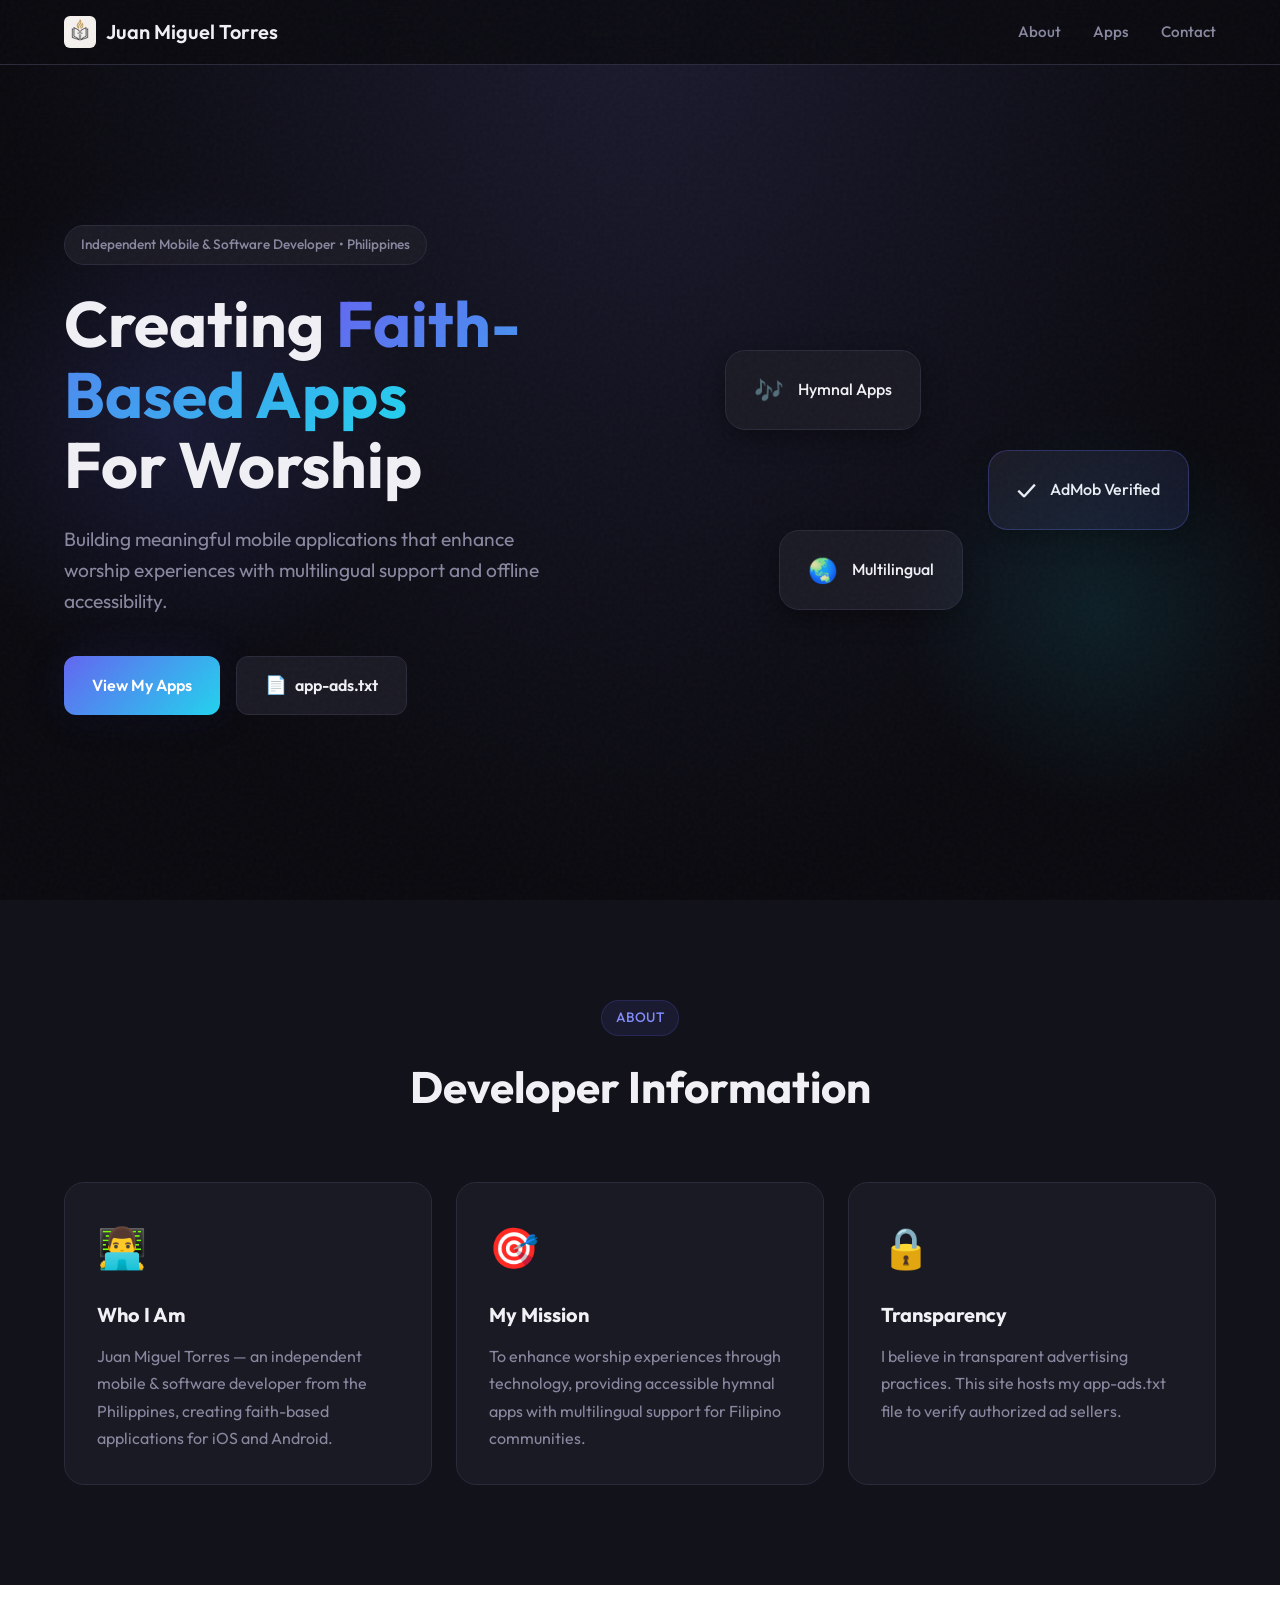
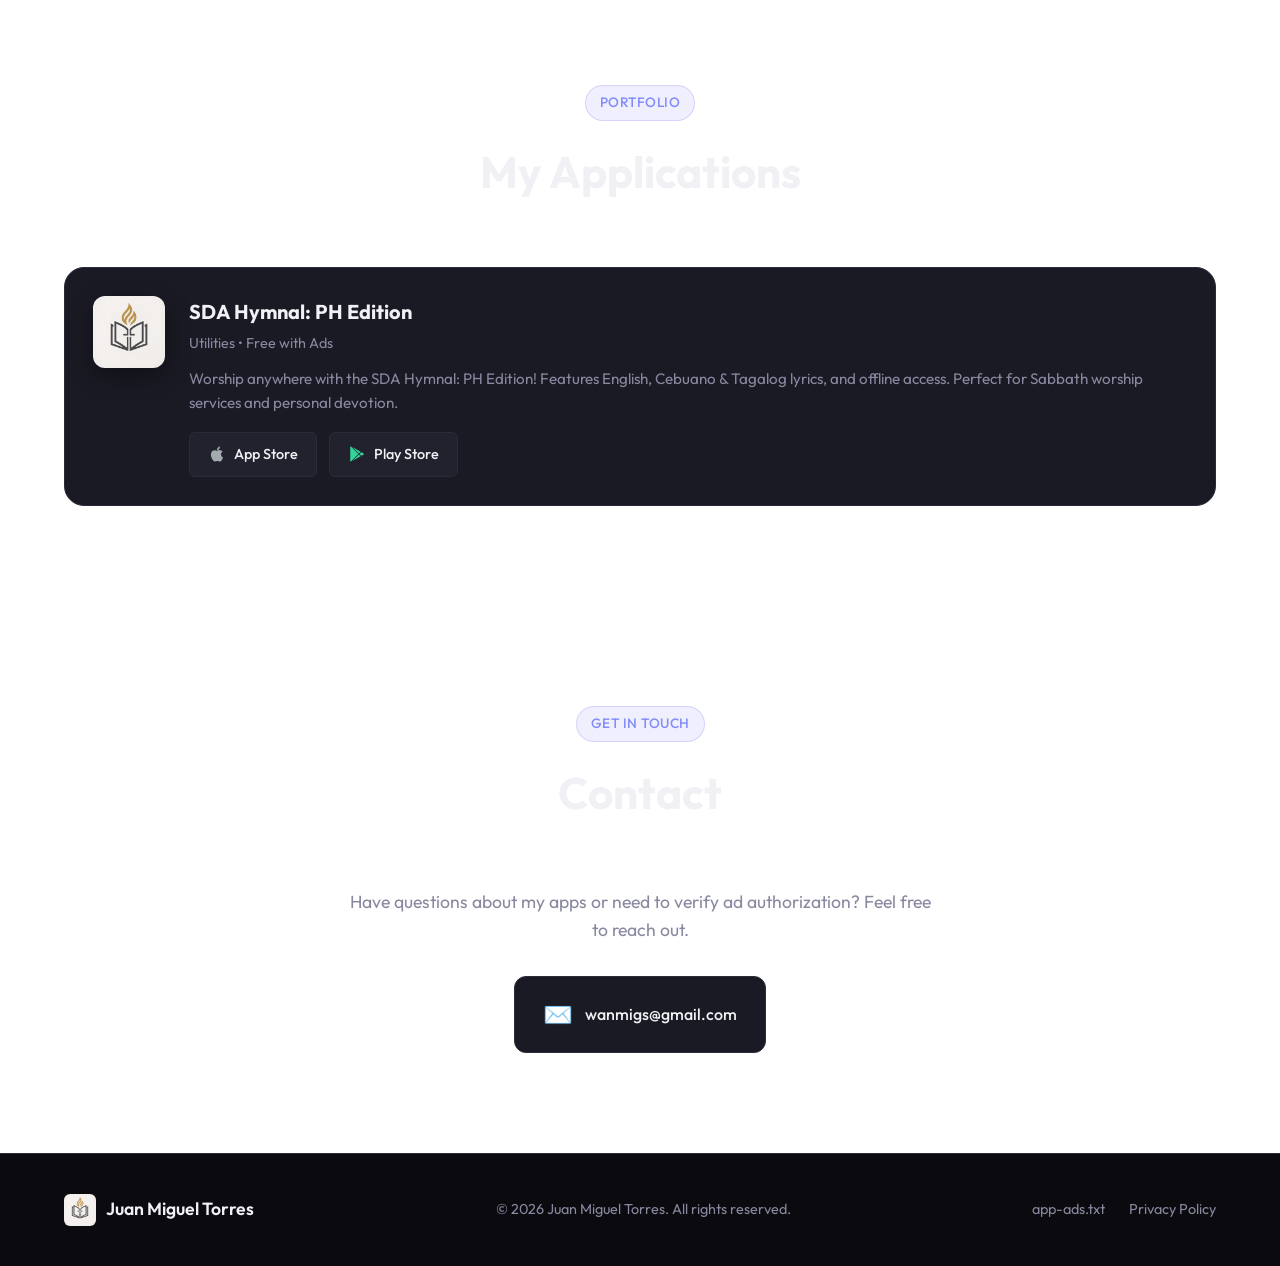
<file: index.html>
<!DOCTYPE html>
<html lang="en">
  <head>
    <meta charset="UTF-8" />
    <meta name="viewport" content="width=device-width, initial-scale=1.0" />
    <title>Juan Miguel Torres | App Developer</title>
    <link rel="icon" type="image/png" href="favicon.png" />
    <link rel="apple-touch-icon" href="adaptive-icon.png" />
    <link rel="preconnect" href="https://fonts.googleapis.com" />
    <link rel="preconnect" href="https://fonts.gstatic.com" crossorigin />
    <link
      href="https://fonts.googleapis.com/css2?family=JetBrains+Mono:wght@400;500;600&family=Outfit:wght@300;400;500;600;700&display=swap"
      rel="stylesheet"
    />
    <link rel="stylesheet" href="styles.css" />
  </head>
  <body>
    <div class="grain-overlay"></div>

    <nav class="navbar">
      <div class="nav-container">
        <a href="#" class="logo">
          <img src="favicon.png" alt="Logo" class="logo-img" />
          <span class="logo-text">Juan Miguel Torres</span>
        </a>
        <ul class="nav-links">
          <li><a href="#about">About</a></li>
          <li><a href="#apps">Apps</a></li>
          <li><a href="#contact">Contact</a></li>
        </ul>
      </div>
    </nav>

    <header class="hero">
      <div class="hero-content">
        <div class="hero-badge">
          Independent Mobile & Software Developer • Philippines
        </div>
        <h1 class="hero-title">
          Creating <span class="gradient-text">Faith-Based Apps</span> <br />For
          Worship
        </h1>
        <p class="hero-subtitle">
          Building meaningful mobile applications that enhance worship
          experiences with multilingual support and offline accessibility.
        </p>
        <div class="hero-actions">
          <a href="#apps" class="btn btn-primary">View My Apps</a>
          <a href="/app-ads.txt" class="btn btn-secondary">
            <span class="btn-icon">📄</span>
            app-ads.txt
          </a>
        </div>
      </div>
      <div class="hero-visual">
        <div class="floating-card card-1">
          <div class="card-icon">🎶</div>
          <span>Hymnal Apps</span>
        </div>
        <div class="floating-card card-2">
          <div class="card-icon">✓</div>
          <span>AdMob Verified</span>
        </div>
        <div class="floating-card card-3">
          <div class="card-icon">🌏</div>
          <span>Multilingual</span>
        </div>
      </div>
    </header>

    <section id="about" class="section about-section">
      <div class="container">
        <div class="section-header">
          <span class="section-tag">About</span>
          <h2>Developer Information</h2>
        </div>
        <div class="about-grid">
          <div class="about-card">
            <div class="about-icon">👨‍💻</div>
            <h3>Who I Am</h3>
            <p>
              Juan Miguel Torres — an independent mobile & software developer
              from the Philippines, creating faith-based applications for iOS
              and Android.
            </p>
          </div>
          <div class="about-card">
            <div class="about-icon">🎯</div>
            <h3>My Mission</h3>
            <p>
              To enhance worship experiences through technology, providing
              accessible hymnal apps with multilingual support for Filipino
              communities.
            </p>
          </div>
          <div class="about-card">
            <div class="about-icon">🔒</div>
            <h3>Transparency</h3>
            <p>
              I believe in transparent advertising practices. This site hosts my
              app-ads.txt file to verify authorized ad sellers.
            </p>
          </div>
        </div>
      </div>
    </section>

    <section id="apps" class="section apps-section">
      <div class="container">
        <div class="section-header">
          <span class="section-tag">Portfolio</span>
          <h2>My Applications</h2>
        </div>
        <div class="apps-grid">
          <article class="app-card">
            <div class="app-icon-wrapper">
              <img
                src="adaptive-icon.png"
                alt="SDA Hymnal: PH Edition"
                class="app-icon-img"
              />
            </div>
            <div class="app-info">
              <h3>SDA Hymnal: PH Edition</h3>
              <p class="app-category">Utilities • Free with Ads</p>
              <p class="app-description">
                Worship anywhere with the SDA Hymnal: PH Edition! Features
                English, Cebuano & Tagalog lyrics, and offline access. Perfect
                for Sabbath worship services and personal devotion.
              </p>
              <div class="app-links">
                <a
                  href="https://apps.apple.com/ph/app/sda-hymnal-ph-edition/id6757284397"
                  class="store-badge app-store"
                >
                  <svg
                    class="store-icon"
                    viewBox="0 0 24 24"
                    fill="currentColor"
                  >
                    <path
                      d="M18.71 19.5C17.88 20.74 17 21.95 15.66 21.97C14.32 22 13.89 21.18 12.37 21.18C10.84 21.18 10.37 21.95 9.09997 22C7.78997 22.05 6.79997 20.68 5.95997 19.47C4.24997 17 2.93997 12.45 4.69997 9.39C5.56997 7.87 7.12997 6.91 8.81997 6.88C10.1 6.86 11.32 7.75 12.11 7.75C12.89 7.75 14.37 6.68 15.92 6.84C16.57 6.87 18.39 7.1 19.56 8.82C19.47 8.88 17.39 10.1 17.41 12.63C17.44 15.65 20.06 16.66 20.09 16.67C20.06 16.74 19.67 18.11 18.71 19.5ZM13 3.5C13.73 2.67 14.94 2.04 15.94 2C16.07 3.17 15.6 4.35 14.9 5.19C14.21 6.04 13.07 6.7 11.95 6.61C11.8 5.46 12.36 4.26 13 3.5Z"
                    />
                  </svg>
                  <span>App Store</span>
                </a>
                <a
                  href="https://play.google.com/store/apps/details?id=com.sdahymnal.app"
                  class="store-badge play-store"
                >
                  <svg
                    class="store-icon"
                    viewBox="0 0 24 24"
                    fill="currentColor"
                  >
                    <path
                      d="M3.609 1.814L13.792 12 3.61 22.186a.996.996 0 0 1-.61-.92V2.734a1 1 0 0 1 .609-.92zm10.89 10.893l2.302 2.302-10.937 6.333 8.635-8.635zm3.199-3.198l2.807 1.626a1 1 0 0 1 0 1.73l-2.808 1.626L15.206 12l2.492-2.491zM5.864 2.658L16.8 8.99l-2.302 2.302-8.634-8.634z"
                    />
                  </svg>
                  <span>Play Store</span>
                </a>
              </div>
            </div>
          </article>
          <!-- Add more app cards as needed -->
        </div>
      </div>
    </section>

    <section id="contact" class="section contact-section">
      <div class="container">
        <div class="section-header">
          <span class="section-tag">Get in Touch</span>
          <h2>Contact</h2>
        </div>
        <div class="contact-content">
          <p>
            Have questions about my apps or need to verify ad authorization?
            Feel free to reach out.
          </p>
          <div class="contact-methods">
            <a href="mailto:wanmigs@gmail.com" class="contact-card">
              <span class="contact-icon">✉️</span>
              <span>wanmigs@gmail.com</span>
            </a>
          </div>
        </div>
      </div>
    </section>

    <footer class="footer">
      <div class="container">
        <div class="footer-content">
          <div class="footer-brand">
            <img src="favicon.png" alt="Logo" class="logo-img" />
            <span>Juan Miguel Torres</span>
          </div>
          <p class="footer-text">
            © 2026 Juan Miguel Torres. All rights reserved.
          </p>
          <div class="footer-links">
            <a href="/app-ads.txt">app-ads.txt</a>
            <a href="/privacy-policy.html">Privacy Policy</a>
          </div>
        </div>
      </div>
    </footer>

    <script src="script.js"></script>
  </body>
</html>
</file>
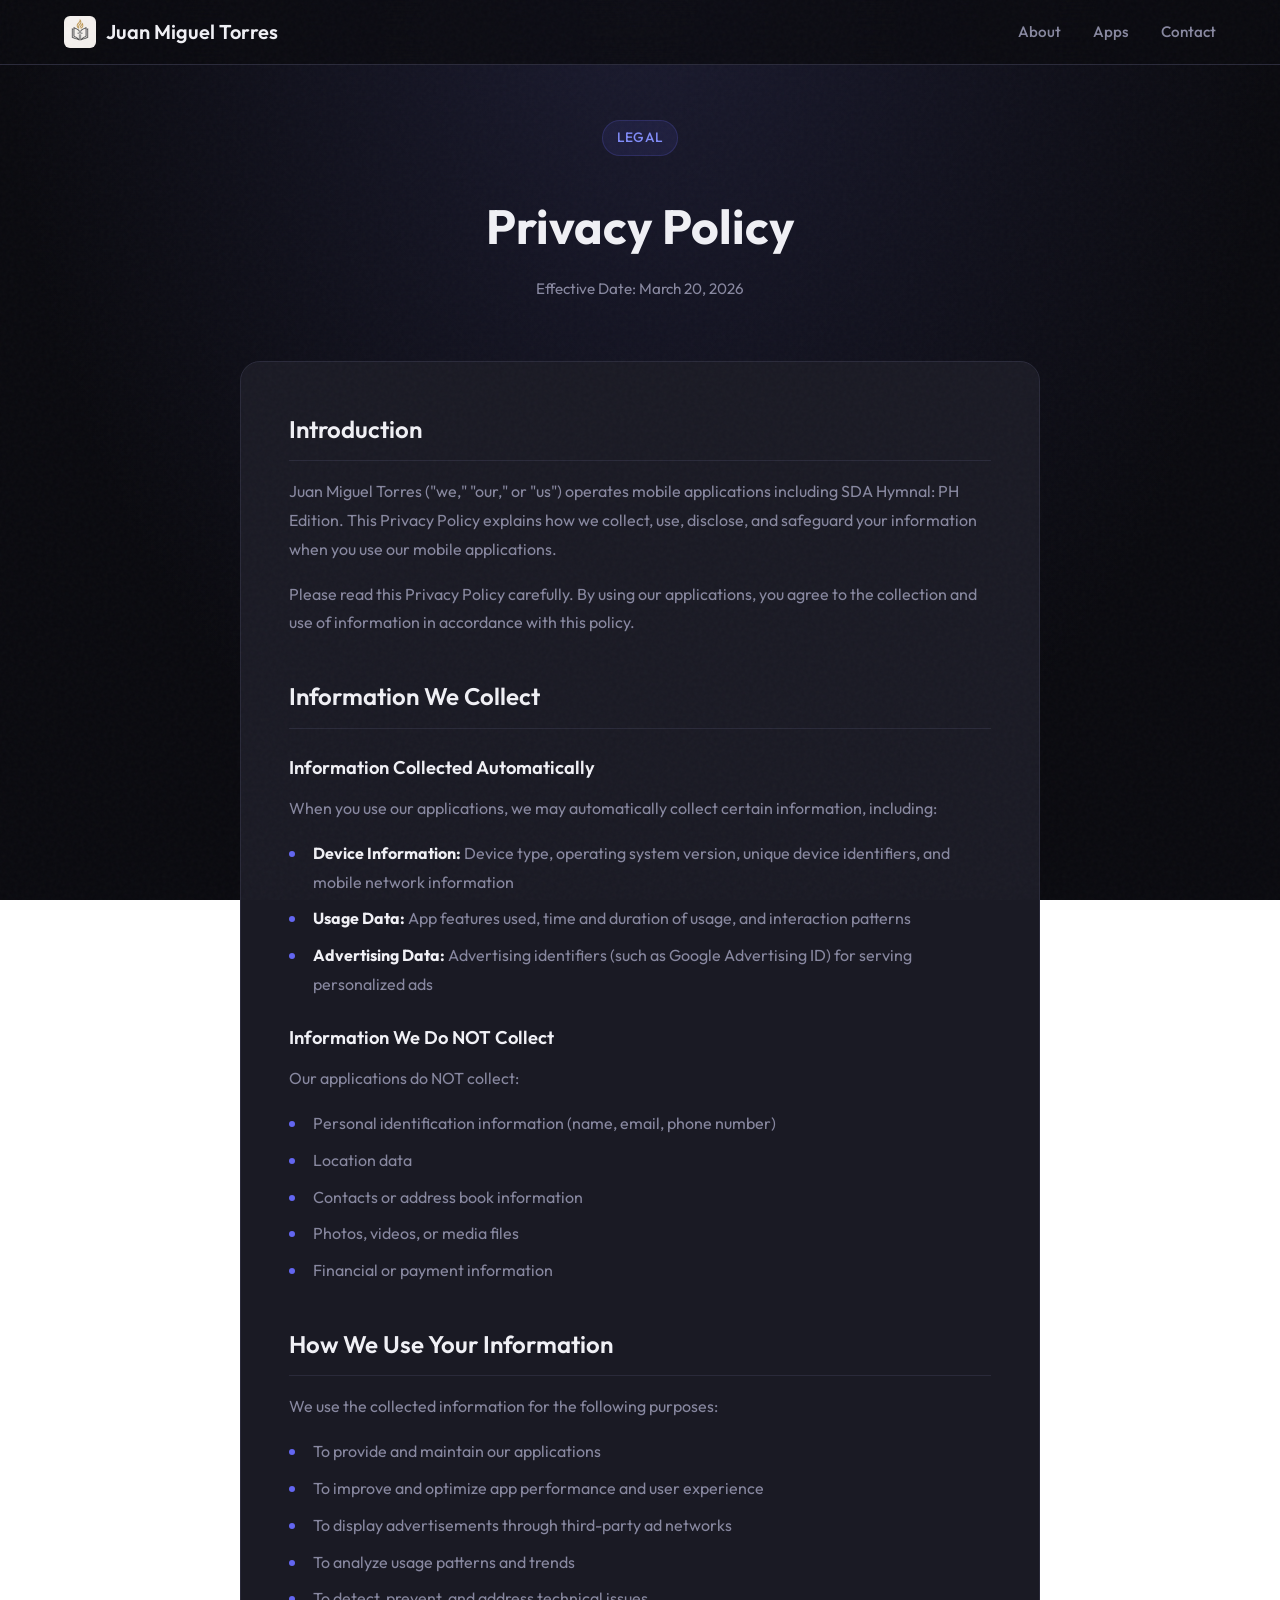
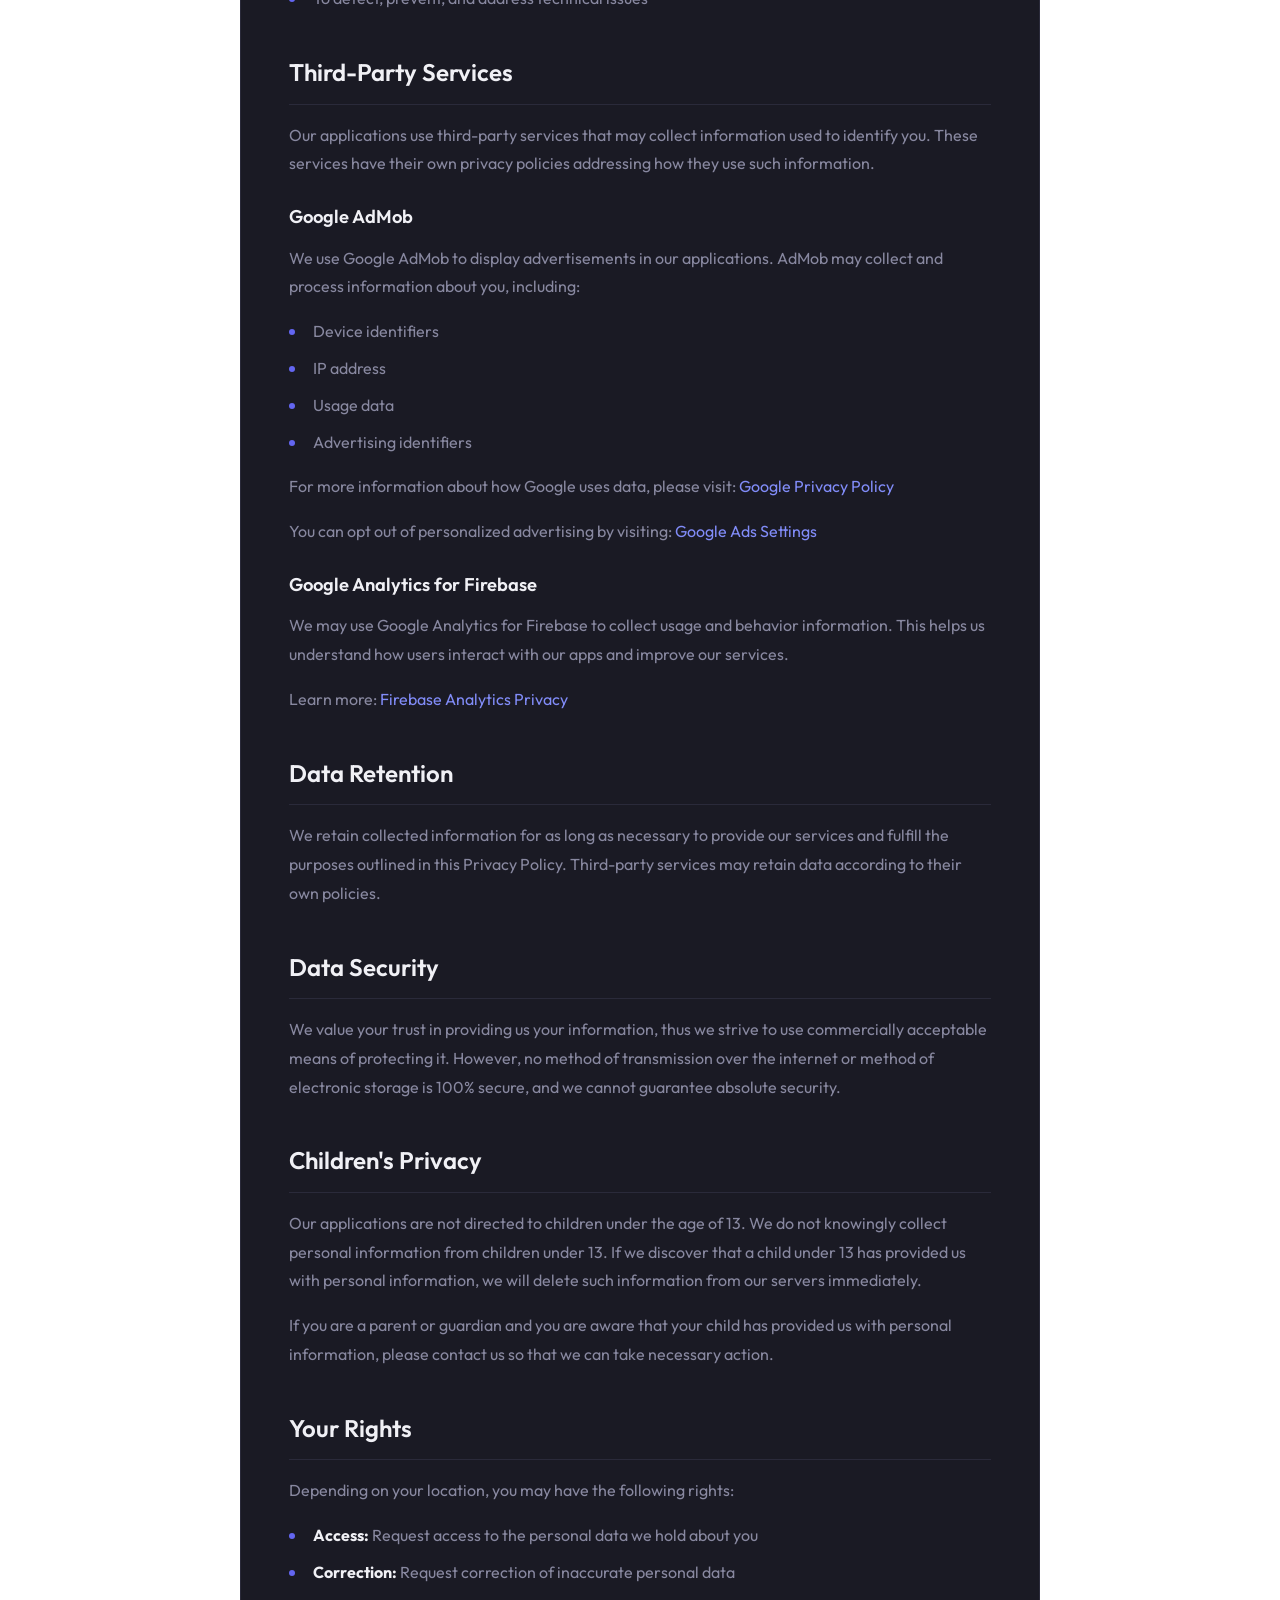
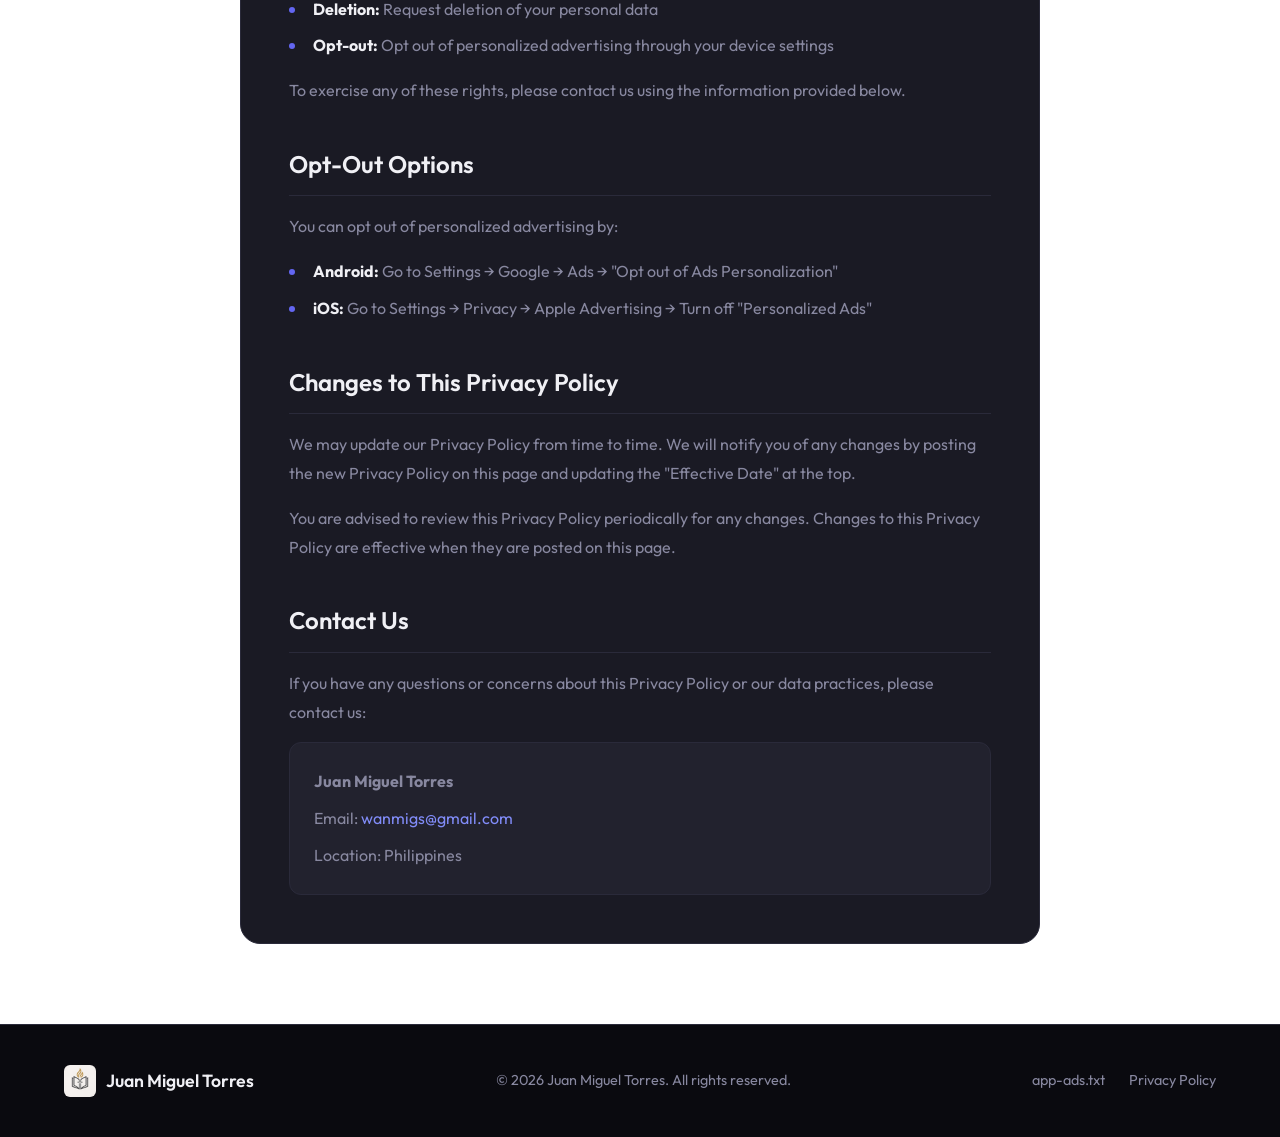
<file: privacy-policy.html>
<!DOCTYPE html>
<html lang="en">
  <head>
    <meta charset="UTF-8" />
    <meta name="viewport" content="width=device-width, initial-scale=1.0" />
    <title>Privacy Policy | Juan Miguel Torres</title>
    <link rel="icon" type="image/png" href="favicon.png" />
    <link rel="apple-touch-icon" href="adaptive-icon.png" />
    <link rel="preconnect" href="https://fonts.googleapis.com" />
    <link rel="preconnect" href="https://fonts.gstatic.com" crossorigin />
    <link
      href="https://fonts.googleapis.com/css2?family=JetBrains+Mono:wght@400;500;600&family=Outfit:wght@300;400;500;600;700&display=swap"
      rel="stylesheet"
    />
    <link rel="stylesheet" href="styles.css" />
  </head>
  <body>
    <div class="grain-overlay"></div>

    <nav class="navbar">
      <div class="nav-container">
        <a href="/" class="logo">
          <img src="favicon.png" alt="Logo" class="logo-img" />
          <span class="logo-text">Juan Miguel Torres</span>
        </a>
        <ul class="nav-links">
          <li><a href="/#about">About</a></li>
          <li><a href="/#apps">Apps</a></li>
          <li><a href="/#contact">Contact</a></li>
        </ul>
      </div>
    </nav>

    <main class="policy-page">
      <div class="container">
        <div class="policy-header">
          <span class="section-tag">Legal</span>
          <h1>Privacy Policy</h1>
          <p class="policy-effective">Effective Date: March 20, 2026</p>
        </div>

        <div class="policy-content">
          <section class="policy-section">
            <h2>Introduction</h2>
            <p>
              Juan Miguel Torres ("we," "our," or "us") operates mobile applications 
              including SDA Hymnal: PH Edition. This Privacy Policy explains how we 
              collect, use, disclose, and safeguard your information when you use our 
              mobile applications.
            </p>
            <p>
              Please read this Privacy Policy carefully. By using our applications, 
              you agree to the collection and use of information in accordance with 
              this policy.
            </p>
          </section>

          <section class="policy-section">
            <h2>Information We Collect</h2>
            
            <h3>Information Collected Automatically</h3>
            <p>When you use our applications, we may automatically collect certain information, including:</p>
            <ul>
              <li><strong>Device Information:</strong> Device type, operating system version, unique device identifiers, and mobile network information</li>
              <li><strong>Usage Data:</strong> App features used, time and duration of usage, and interaction patterns</li>
              <li><strong>Advertising Data:</strong> Advertising identifiers (such as Google Advertising ID) for serving personalized ads</li>
            </ul>

            <h3>Information We Do NOT Collect</h3>
            <p>Our applications do NOT collect:</p>
            <ul>
              <li>Personal identification information (name, email, phone number)</li>
              <li>Location data</li>
              <li>Contacts or address book information</li>
              <li>Photos, videos, or media files</li>
              <li>Financial or payment information</li>
            </ul>
          </section>

          <section class="policy-section">
            <h2>How We Use Your Information</h2>
            <p>We use the collected information for the following purposes:</p>
            <ul>
              <li>To provide and maintain our applications</li>
              <li>To improve and optimize app performance and user experience</li>
              <li>To display advertisements through third-party ad networks</li>
              <li>To analyze usage patterns and trends</li>
              <li>To detect, prevent, and address technical issues</li>
            </ul>
          </section>

          <section class="policy-section">
            <h2>Third-Party Services</h2>
            <p>
              Our applications use third-party services that may collect information 
              used to identify you. These services have their own privacy policies 
              addressing how they use such information.
            </p>

            <h3>Google AdMob</h3>
            <p>
              We use Google AdMob to display advertisements in our applications. 
              AdMob may collect and process information about you, including:
            </p>
            <ul>
              <li>Device identifiers</li>
              <li>IP address</li>
              <li>Usage data</li>
              <li>Advertising identifiers</li>
            </ul>
            <p>
              For more information about how Google uses data, please visit: 
              <a href="https://policies.google.com/privacy" target="_blank" rel="noopener noreferrer">
                Google Privacy Policy
              </a>
            </p>
            <p>
              You can opt out of personalized advertising by visiting: 
              <a href="https://www.google.com/settings/ads" target="_blank" rel="noopener noreferrer">
                Google Ads Settings
              </a>
            </p>

            <h3>Google Analytics for Firebase</h3>
            <p>
              We may use Google Analytics for Firebase to collect usage and behavior 
              information. This helps us understand how users interact with our apps 
              and improve our services.
            </p>
            <p>
              Learn more: 
              <a href="https://firebase.google.com/policies/analytics" target="_blank" rel="noopener noreferrer">
                Firebase Analytics Privacy
              </a>
            </p>
          </section>

          <section class="policy-section">
            <h2>Data Retention</h2>
            <p>
              We retain collected information for as long as necessary to provide 
              our services and fulfill the purposes outlined in this Privacy Policy. 
              Third-party services may retain data according to their own policies.
            </p>
          </section>

          <section class="policy-section">
            <h2>Data Security</h2>
            <p>
              We value your trust in providing us your information, thus we strive 
              to use commercially acceptable means of protecting it. However, no 
              method of transmission over the internet or method of electronic 
              storage is 100% secure, and we cannot guarantee absolute security.
            </p>
          </section>

          <section class="policy-section">
            <h2>Children's Privacy</h2>
            <p>
              Our applications are not directed to children under the age of 13. 
              We do not knowingly collect personal information from children under 13. 
              If we discover that a child under 13 has provided us with personal 
              information, we will delete such information from our servers immediately.
            </p>
            <p>
              If you are a parent or guardian and you are aware that your child has 
              provided us with personal information, please contact us so that we 
              can take necessary action.
            </p>
          </section>

          <section class="policy-section">
            <h2>Your Rights</h2>
            <p>Depending on your location, you may have the following rights:</p>
            <ul>
              <li><strong>Access:</strong> Request access to the personal data we hold about you</li>
              <li><strong>Correction:</strong> Request correction of inaccurate personal data</li>
              <li><strong>Deletion:</strong> Request deletion of your personal data</li>
              <li><strong>Opt-out:</strong> Opt out of personalized advertising through your device settings</li>
            </ul>
            <p>
              To exercise any of these rights, please contact us using the information 
              provided below.
            </p>
          </section>

          <section class="policy-section">
            <h2>Opt-Out Options</h2>
            <p>You can opt out of personalized advertising by:</p>
            <ul>
              <li>
                <strong>Android:</strong> Go to Settings → Google → Ads → 
                "Opt out of Ads Personalization"
              </li>
              <li>
                <strong>iOS:</strong> Go to Settings → Privacy → Apple Advertising → 
                Turn off "Personalized Ads"
              </li>
            </ul>
          </section>

          <section class="policy-section">
            <h2>Changes to This Privacy Policy</h2>
            <p>
              We may update our Privacy Policy from time to time. We will notify 
              you of any changes by posting the new Privacy Policy on this page 
              and updating the "Effective Date" at the top.
            </p>
            <p>
              You are advised to review this Privacy Policy periodically for any 
              changes. Changes to this Privacy Policy are effective when they are 
              posted on this page.
            </p>
          </section>

          <section class="policy-section">
            <h2>Contact Us</h2>
            <p>
              If you have any questions or concerns about this Privacy Policy or 
              our data practices, please contact us:
            </p>
            <div class="policy-contact">
              <p><strong>Juan Miguel Torres</strong></p>
              <p>Email: <a href="mailto:wanmigs@gmail.com">wanmigs@gmail.com</a></p>
              <p>Location: Philippines</p>
            </div>
          </section>
        </div>
      </div>
    </main>

    <footer class="footer">
      <div class="container">
        <div class="footer-content">
          <div class="footer-brand">
            <img src="favicon.png" alt="Logo" class="logo-img" />
            <span>Juan Miguel Torres</span>
          </div>
          <p class="footer-text">
            © 2026 Juan Miguel Torres. All rights reserved.
          </p>
          <div class="footer-links">
            <a href="/app-ads.txt">app-ads.txt</a>
            <a href="/privacy-policy.html">Privacy Policy</a>
          </div>
        </div>
      </div>
    </footer>

    <script src="script.js"></script>
  </body>
</html>
</file>
<file: styles.css>
/* ========================================
   CSS Variables & Base Styles
   ======================================== */
:root {
  --color-bg: #0a0a0f;
  --color-bg-elevated: #12121a;
  --color-bg-card: #1a1a24;
  --color-surface: #22222e;
  --color-border: #2a2a3a;
  --color-border-light: #3a3a4a;

  --color-text: #f0f0f5;
  --color-text-muted: #8888a0;
  --color-text-subtle: #5a5a70;

  --color-primary: #6366f1;
  --color-primary-light: #818cf8;
  --color-primary-dark: #4f46e5;

  --color-accent: #22d3ee;
  --color-accent-alt: #f472b6;

  --color-success: #34d399;
  --color-warning: #fbbf24;

  --gradient-primary: linear-gradient(
    135deg,
    var(--color-primary) 0%,
    var(--color-accent) 100%
  );
  --gradient-accent: linear-gradient(
    135deg,
    var(--color-accent) 0%,
    var(--color-accent-alt) 100%
  );
  --gradient-bg: radial-gradient(
    ellipse at top,
    #1a1a2e 0%,
    var(--color-bg) 70%
  );

  --font-display: 'Outfit', -apple-system, BlinkMacSystemFont, sans-serif;
  --font-mono: 'JetBrains Mono', 'Fira Code', monospace;

  --radius-sm: 6px;
  --radius-md: 12px;
  --radius-lg: 20px;
  --radius-xl: 28px;

  --shadow-sm: 0 2px 8px rgba(0, 0, 0, 0.3);
  --shadow-md: 0 8px 24px rgba(0, 0, 0, 0.4);
  --shadow-lg: 0 16px 48px rgba(0, 0, 0, 0.5);
  --shadow-glow: 0 0 40px rgba(99, 102, 241, 0.15);

  --transition-fast: 150ms ease;
  --transition-base: 250ms ease;
  --transition-slow: 400ms ease;
}

/* Reset & Base */
*,
*::before,
*::after {
  box-sizing: border-box;
  margin: 0;
  padding: 0;
}

html {
  scroll-behavior: smooth;
  font-size: 16px;
}

body {
  font-family: var(--font-display);
  background: var(--gradient-bg);
  background-attachment: fixed;
  color: var(--color-text);
  line-height: 1.6;
  min-height: 100vh;
  overflow-x: hidden;
}

html {
  overflow-x: hidden;
}

/* Grain Overlay */
.grain-overlay {
  position: fixed;
  top: 0;
  left: 0;
  width: 100%;
  height: 100%;
  pointer-events: none;
  z-index: 9999;
  opacity: 0.03;
  background-image: url("data:image/svg+xml,%3Csvg viewBox='0 0 256 256' xmlns='http://www.w3.org/2000/svg'%3E%3Cfilter id='noise'%3E%3CfeTurbulence type='fractalNoise' baseFrequency='0.9' numOctaves='4' stitchTiles='stitch'/%3E%3C/filter%3E%3Crect width='100%25' height='100%25' filter='url(%23noise)'/%3E%3C/svg%3E");
}

/* Container */
.container {
  max-width: 1200px;
  margin: 0 auto;
  padding: 0 24px;
}

/* ========================================
   Navigation
   ======================================== */
.navbar {
  position: fixed;
  top: 0;
  left: 0;
  right: 0;
  z-index: 1000;
  padding: 16px 0;
  background: rgba(10, 10, 15, 0.8);
  backdrop-filter: blur(20px);
  border-bottom: 1px solid var(--color-border);
}

.nav-container {
  max-width: 1200px;
  margin: 0 auto;
  padding: 0 24px;
  display: flex;
  align-items: center;
  justify-content: space-between;
}

.logo {
  display: flex;
  align-items: center;
  gap: 10px;
  text-decoration: none;
  color: var(--color-text);
  font-weight: 600;
  font-size: 1.25rem;
}

.logo-icon {
  font-size: 1.5rem;
  background: var(--gradient-primary);
  -webkit-background-clip: text;
  -webkit-text-fill-color: transparent;
  background-clip: text;
}

.logo-img {
  width: 32px;
  height: 32px;
  border-radius: 6px;
  object-fit: cover;
}

.nav-links {
  display: flex;
  list-style: none;
  gap: 32px;
}

.nav-links a {
  text-decoration: none;
  color: var(--color-text-muted);
  font-weight: 500;
  font-size: 0.95rem;
  transition: color var(--transition-fast);
  position: relative;
}

.nav-links a::after {
  content: '';
  position: absolute;
  bottom: -4px;
  left: 0;
  width: 0;
  height: 2px;
  background: var(--gradient-primary);
  transition: width var(--transition-base);
}

.nav-links a:hover {
  color: var(--color-text);
}

.nav-links a:hover::after {
  width: 100%;
}

/* ========================================
   Hero Section
   ======================================== */
.hero {
  min-height: 100vh;
  display: flex;
  align-items: center;
  justify-content: space-between;
  padding: 120px 24px 80px;
  max-width: 1200px;
  margin: 0 auto;
  gap: 60px;
  position: relative;
}

.hero::before {
  content: '';
  position: absolute;
  top: 20%;
  left: -10%;
  width: 500px;
  height: 500px;
  background: radial-gradient(
    circle,
    rgba(99, 102, 241, 0.15) 0%,
    transparent 70%
  );
  pointer-events: none;
}

.hero::after {
  content: '';
  position: absolute;
  bottom: 10%;
  right: -5%;
  width: 400px;
  height: 400px;
  background: radial-gradient(
    circle,
    rgba(34, 211, 238, 0.1) 0%,
    transparent 70%
  );
  pointer-events: none;
}

.hero-content {
  flex: 1;
  max-width: 600px;
  position: relative;
  z-index: 1;
}

.hero-badge {
  display: inline-block;
  padding: 8px 16px;
  background: var(--color-bg-card);
  border: 1px solid var(--color-border);
  border-radius: 100px;
  font-size: 0.85rem;
  font-weight: 500;
  color: var(--color-text-muted);
  margin-bottom: 24px;
  animation: fadeInUp 0.6s ease forwards;
}

.hero-title {
  font-size: clamp(2.5rem, 5vw, 4rem);
  font-weight: 700;
  line-height: 1.1;
  margin-bottom: 24px;
  animation: fadeInUp 0.6s ease 0.1s forwards;
  opacity: 0;
}

.gradient-text {
  background: var(--gradient-primary);
  -webkit-background-clip: text;
  -webkit-text-fill-color: transparent;
  background-clip: text;
}

.hero-subtitle {
  font-size: 1.2rem;
  color: var(--color-text-muted);
  margin-bottom: 40px;
  max-width: 500px;
  animation: fadeInUp 0.6s ease 0.2s forwards;
  opacity: 0;
}

.hero-actions {
  display: flex;
  gap: 16px;
  flex-wrap: wrap;
  animation: fadeInUp 0.6s ease 0.3s forwards;
  opacity: 0;
}

/* Buttons */
.btn {
  display: inline-flex;
  align-items: center;
  gap: 8px;
  padding: 14px 28px;
  border-radius: var(--radius-md);
  font-family: var(--font-display);
  font-weight: 600;
  font-size: 1rem;
  text-decoration: none;
  transition: all var(--transition-base);
  cursor: pointer;
  border: none;
}

.btn-primary {
  background: var(--gradient-primary);
  color: white;
  box-shadow: var(--shadow-md), var(--shadow-glow);
}

.btn-primary:hover {
  transform: translateY(-2px);
  box-shadow: var(--shadow-lg), 0 0 60px rgba(99, 102, 241, 0.25);
}

.btn-secondary {
  background: var(--color-bg-card);
  color: var(--color-text);
  border: 1px solid var(--color-border);
}

.btn-secondary:hover {
  background: var(--color-surface);
  border-color: var(--color-border-light);
  transform: translateY(-2px);
}

.btn-icon {
  font-size: 1.1rem;
}

/* Hero Visual */
.hero-visual {
  flex: 1;
  position: relative;
  height: 400px;
  display: none;
}

@media (min-width: 900px) {
  .hero-visual {
    display: block;
  }
}

.floating-card {
  position: absolute;
  background: var(--color-bg-card);
  border: 1px solid var(--color-border);
  border-radius: var(--radius-lg);
  padding: 20px 28px;
  display: flex;
  align-items: center;
  gap: 14px;
  font-weight: 500;
  box-shadow: var(--shadow-md);
  animation: float 6s ease-in-out infinite;
}

.floating-card .card-icon {
  font-size: 1.5rem;
}

.card-1 {
  top: 20%;
  left: 10%;
  animation-delay: 0s;
}

.card-2 {
  top: 45%;
  right: 5%;
  animation-delay: -2s;
  background: linear-gradient(
    135deg,
    var(--color-bg-card) 0%,
    rgba(99, 102, 241, 0.1) 100%
  );
  border-color: rgba(99, 102, 241, 0.3);
}

.card-3 {
  bottom: 15%;
  left: 20%;
  animation-delay: -4s;
}

@keyframes float {
  0%,
  100% {
    transform: translateY(0px);
  }
  50% {
    transform: translateY(-20px);
  }
}

@keyframes fadeInUp {
  from {
    opacity: 0;
    transform: translateY(20px);
  }
  to {
    opacity: 1;
    transform: translateY(0);
  }
}

/* ========================================
   Sections
   ======================================== */
.section {
  padding: 100px 0;
  position: relative;
}

.section-header {
  text-align: center;
  margin-bottom: 60px;
}

.section-tag {
  display: inline-block;
  padding: 6px 14px;
  background: rgba(99, 102, 241, 0.1);
  border: 1px solid rgba(99, 102, 241, 0.2);
  border-radius: 100px;
  font-size: 0.85rem;
  font-weight: 500;
  color: var(--color-primary-light);
  margin-bottom: 16px;
  text-transform: uppercase;
  letter-spacing: 0.5px;
}

.section-header h2 {
  font-size: clamp(2rem, 4vw, 2.75rem);
  font-weight: 700;
}

/* ========================================
   About Section
   ======================================== */
.about-section {
  background: var(--color-bg-elevated);
}

.about-grid {
  display: grid;
  grid-template-columns: repeat(auto-fit, minmax(280px, 1fr));
  gap: 24px;
}

.about-card {
  background: var(--color-bg-card);
  border: 1px solid var(--color-border);
  border-radius: var(--radius-lg);
  padding: 32px;
  transition: all var(--transition-base);
}

.about-card:hover {
  transform: translateY(-4px);
  border-color: var(--color-border-light);
  box-shadow: var(--shadow-md);
}

.about-icon {
  font-size: 2.5rem;
  margin-bottom: 20px;
}

.about-card h3 {
  font-size: 1.25rem;
  margin-bottom: 12px;
}

.about-card p {
  color: var(--color-text-muted);
  line-height: 1.7;
}

/* ========================================
   Apps Section
   ======================================== */
.apps-grid {
  display: grid;
  grid-template-columns: repeat(auto-fit, minmax(320px, 1fr));
  gap: 24px;
}

.app-card {
  background: var(--color-bg-card);
  border: 1px solid var(--color-border);
  border-radius: var(--radius-lg);
  padding: 28px;
  display: flex;
  gap: 24px;
  transition: all var(--transition-base);
}

.app-card:hover {
  transform: translateY(-4px);
  border-color: var(--color-border-light);
  box-shadow: var(--shadow-md);
}

.app-icon-wrapper {
  flex-shrink: 0;
}

.app-icon {
  width: 72px;
  height: 72px;
  background: var(--gradient-primary);
  border-radius: var(--radius-md);
  display: flex;
  align-items: center;
  justify-content: center;
  font-size: 2rem;
}

.app-icon-img {
  width: 72px;
  height: 72px;
  border-radius: var(--radius-md);
  object-fit: cover;
  box-shadow: var(--shadow-md);
}

.app-info h3 {
  font-size: 1.25rem;
  margin-bottom: 4px;
}

.app-category {
  font-size: 0.9rem;
  color: var(--color-text-muted);
  margin-bottom: 12px;
}

.app-description {
  color: var(--color-text-muted);
  font-size: 0.95rem;
  margin-bottom: 16px;
  line-height: 1.6;
}

.app-links {
  display: flex;
  gap: 12px;
}

.store-badge {
  display: inline-flex;
  align-items: center;
  gap: 8px;
  padding: 10px 18px;
  background: var(--color-surface);
  border: 1px solid var(--color-border);
  border-radius: var(--radius-sm);
  color: var(--color-text);
  text-decoration: none;
  font-size: 0.9rem;
  font-weight: 500;
  transition: all var(--transition-fast);
}

.store-badge:hover {
  background: var(--color-border);
  transform: translateY(-2px);
}

.store-icon {
  width: 18px;
  height: 18px;
  flex-shrink: 0;
}

.store-badge.app-store .store-icon {
  color: #a2aaad;
}

.store-badge.app-store:hover .store-icon {
  color: #fff;
}

.store-badge.play-store .store-icon {
  color: #34d399;
}

.store-badge.play-store:hover .store-icon {
  color: #6ee7b7;
}

/* ========================================
   Ads Section
   ======================================== */
.ads-section {
  background: var(--color-bg-elevated);
}

.ads-content {
  display: grid;
  grid-template-columns: 1fr;
  gap: 48px;
}

@media (min-width: 900px) {
  .ads-content {
    grid-template-columns: 1fr 1fr;
    gap: 60px;
  }
}

.ads-info h3 {
  font-size: 1.4rem;
  margin-bottom: 16px;
  margin-top: 32px;
}

.ads-info h3:first-child {
  margin-top: 0;
}

.ads-info p {
  color: var(--color-text-muted);
  line-height: 1.8;
}

.info-box {
  background: var(--color-bg-card);
  border: 1px solid var(--color-border);
  border-radius: var(--radius-md);
  padding: 24px;
  margin: 24px 0;
  display: flex;
  gap: 16px;
}

.info-icon {
  font-size: 1.5rem;
  flex-shrink: 0;
}

.info-box strong {
  display: block;
  margin-bottom: 8px;
}

.info-box p {
  font-size: 0.95rem;
  margin-bottom: 12px;
}

.file-link {
  display: inline-block;
  padding: 8px 16px;
  background: var(--color-surface);
  border-radius: var(--radius-sm);
  font-family: var(--font-mono);
  font-size: 0.9rem;
  color: var(--color-accent);
}

.benefits-list {
  list-style: none;
  margin-top: 20px;
}

.benefits-list li {
  display: flex;
  align-items: flex-start;
  gap: 12px;
  padding: 12px 0;
  color: var(--color-text-muted);
}

.check-icon {
  color: var(--color-success);
  font-weight: bold;
  flex-shrink: 0;
}

/* Code Window */
.ads-preview {
  position: sticky;
  top: 120px;
}

.code-window {
  background: var(--color-bg-card);
  border: 1px solid var(--color-border);
  border-radius: var(--radius-lg);
  overflow: hidden;
  box-shadow: var(--shadow-lg);
}

.code-header {
  display: flex;
  align-items: center;
  padding: 14px 20px;
  background: var(--color-surface);
  border-bottom: 1px solid var(--color-border);
  gap: 16px;
}

.window-dots {
  display: flex;
  gap: 8px;
}

.dot {
  width: 12px;
  height: 12px;
  border-radius: 50%;
}

.dot.red {
  background: #ff5f57;
}
.dot.yellow {
  background: #febc2e;
}
.dot.green {
  background: #28c840;
}

.file-name {
  flex: 1;
  font-family: var(--font-mono);
  font-size: 0.85rem;
  color: var(--color-text-muted);
}

.view-raw {
  font-size: 0.85rem;
  color: var(--color-primary-light);
  text-decoration: none;
  font-weight: 500;
}

.view-raw:hover {
  text-decoration: underline;
}

.code-content {
  padding: 24px;
  margin: 0;
  font-family: var(--font-mono);
  font-size: 0.9rem;
  line-height: 1.8;
  color: var(--color-text-muted);
  overflow-x: auto;
}

.code-content code {
  color: var(--color-accent);
}

.code-note {
  margin-top: 20px;
  padding: 16px 20px;
  background: rgba(251, 191, 36, 0.1);
  border: 1px solid rgba(251, 191, 36, 0.2);
  border-radius: var(--radius-md);
  font-size: 0.9rem;
  color: var(--color-text-muted);
}

.code-note strong {
  color: var(--color-warning);
}

.code-note code {
  background: var(--color-surface);
  padding: 2px 8px;
  border-radius: 4px;
  font-family: var(--font-mono);
  font-size: 0.85rem;
}

/* ========================================
   Contact Section
   ======================================== */
.contact-content {
  text-align: center;
  max-width: 600px;
  margin: 0 auto;
}

.contact-content > p {
  color: var(--color-text-muted);
  font-size: 1.1rem;
  margin-bottom: 32px;
}

.contact-methods {
  display: flex;
  justify-content: center;
  gap: 20px;
  flex-wrap: wrap;
}

.contact-card {
  display: flex;
  align-items: center;
  gap: 12px;
  padding: 18px 28px;
  background: var(--color-bg-card);
  border: 1px solid var(--color-border);
  border-radius: var(--radius-md);
  text-decoration: none;
  color: var(--color-text);
  font-weight: 500;
  transition: all var(--transition-base);
}

.contact-card:hover {
  transform: translateY(-2px);
  border-color: var(--color-primary);
  box-shadow: var(--shadow-md), var(--shadow-glow);
}

.contact-icon {
  font-size: 1.5rem;
}

/* ========================================
   Footer
   ======================================== */
.footer {
  background: var(--color-bg);
  border-top: 1px solid var(--color-border);
  padding: 40px 0;
}

.footer-content {
  display: flex;
  align-items: center;
  justify-content: space-between;
  flex-wrap: wrap;
  gap: 20px;
}

.footer-brand {
  display: flex;
  align-items: center;
  gap: 10px;
  font-weight: 600;
  font-size: 1.1rem;
}

.footer-text {
  color: var(--color-text-muted);
  font-size: 0.9rem;
}

.footer-links {
  display: flex;
  gap: 24px;
}

.footer-links a {
  color: var(--color-text-muted);
  text-decoration: none;
  font-size: 0.9rem;
  transition: color var(--transition-fast);
}

.footer-links a:hover {
  color: var(--color-text);
}

/* ========================================
   Responsive
   ======================================== */
@media (max-width: 768px) {
  .nav-links {
    display: none;
  }

  .logo-text {
    display: none;
  }

  .hero {
    padding-top: 100px;
    text-align: center;
  }

  .hero-content {
    max-width: 100%;
  }

  .hero-subtitle {
    max-width: 100%;
  }

  .hero-actions {
    justify-content: center;
  }

  .app-card {
    flex-direction: column;
    text-align: center;
  }

  .app-links {
    justify-content: center;
    flex-direction: column;
    align-items: center;
    gap: 10px;
  }

  .store-badge {
    width: 100%;
    max-width: 200px;
    justify-content: center;
  }

  .footer-content {
    flex-direction: column;
    text-align: center;
  }
}

/* ========================================
   Privacy Policy Page
   ======================================== */
.policy-page {
  padding: 120px 0 80px;
  min-height: 100vh;
}

.policy-header {
  text-align: center;
  margin-bottom: 60px;
}

.policy-header h1 {
  font-size: clamp(2rem, 5vw, 3rem);
  font-weight: 700;
  margin-top: 16px;
  margin-bottom: 12px;
}

.policy-effective {
  color: var(--color-text-muted);
  font-size: 0.95rem;
}

.policy-content {
  max-width: 800px;
  margin: 0 auto;
  background: var(--color-bg-card);
  border: 1px solid var(--color-border);
  border-radius: var(--radius-lg);
  padding: 48px;
}

.policy-section {
  margin-bottom: 40px;
}

.policy-section:last-child {
  margin-bottom: 0;
}

.policy-section h2 {
  font-size: 1.5rem;
  font-weight: 600;
  margin-bottom: 16px;
  color: var(--color-text);
  padding-bottom: 12px;
  border-bottom: 1px solid var(--color-border);
}

.policy-section h3 {
  font-size: 1.15rem;
  font-weight: 600;
  margin-top: 24px;
  margin-bottom: 12px;
  color: var(--color-text);
}

.policy-section p {
  color: var(--color-text-muted);
  line-height: 1.8;
  margin-bottom: 16px;
}

.policy-section ul {
  list-style: none;
  margin-bottom: 16px;
  padding-left: 0;
}

.policy-section ul li {
  color: var(--color-text-muted);
  line-height: 1.8;
  padding-left: 24px;
  position: relative;
  margin-bottom: 8px;
}

.policy-section ul li::before {
  content: '';
  position: absolute;
  left: 0;
  top: 12px;
  width: 6px;
  height: 6px;
  background: var(--color-primary);
  border-radius: 50%;
}

.policy-section ul li strong {
  color: var(--color-text);
}

.policy-section a {
  color: var(--color-primary-light);
  text-decoration: none;
  transition: color var(--transition-fast);
}

.policy-section a:hover {
  color: var(--color-accent);
  text-decoration: underline;
}

.policy-contact {
  background: var(--color-surface);
  border: 1px solid var(--color-border);
  border-radius: var(--radius-md);
  padding: 24px;
  margin-top: 16px;
}

.policy-contact p {
  margin-bottom: 8px;
}

.policy-contact p:last-child {
  margin-bottom: 0;
}

@media (max-width: 768px) {
  .policy-content {
    padding: 24px;
  }

  .policy-section h2 {
    font-size: 1.25rem;
  }
}

/* ========================================
   Scrollbar
   ======================================== */
::-webkit-scrollbar {
  width: 10px;
  height: 10px;
}

::-webkit-scrollbar-track {
  background: var(--color-bg);
}

::-webkit-scrollbar-thumb {
  background: var(--color-border);
  border-radius: 5px;
}

::-webkit-scrollbar-thumb:hover {
  background: var(--color-border-light);
}

/* Selection */
::selection {
  background: rgba(99, 102, 241, 0.3);
  color: var(--color-text);
}
</file>
